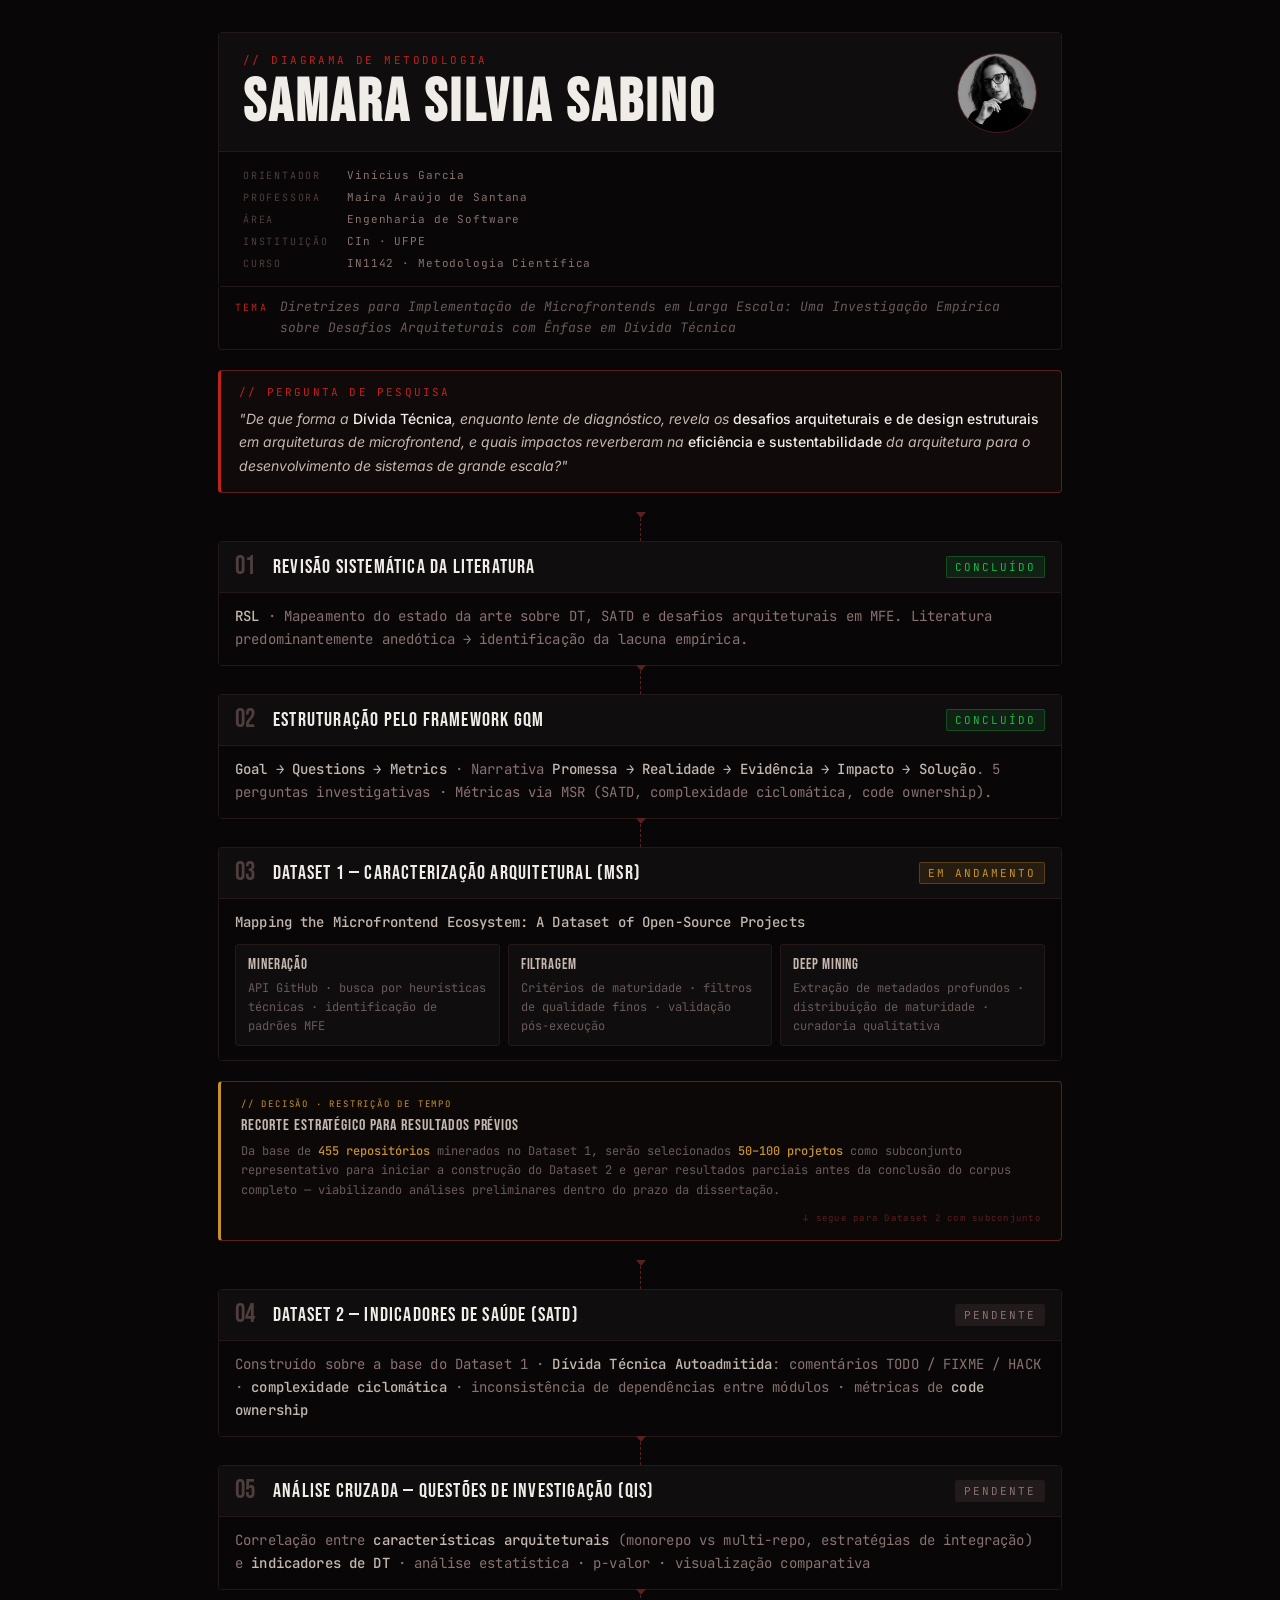
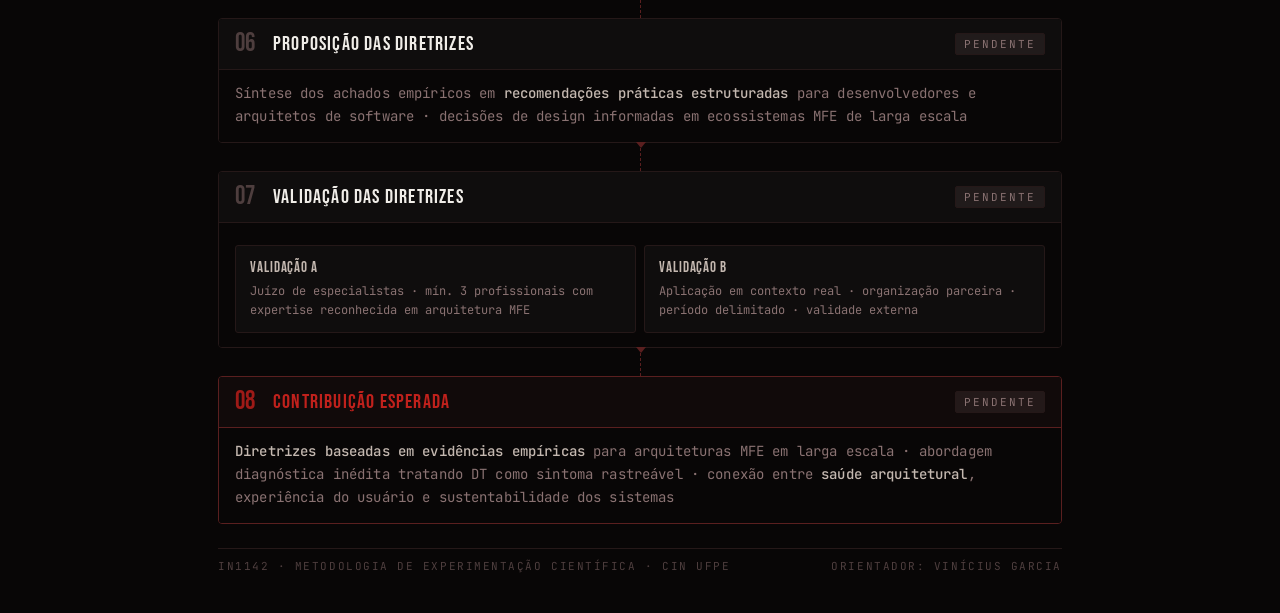
<file: index.html>
<!DOCTYPE html>
<html lang="pt-BR">
<head>
  <meta charset="UTF-8">
  <meta name="viewport" content="width=device-width, initial-scale=1.0">
  <title>Diagrama de Metodologia — Samara Sabino</title>
  <link rel="stylesheet" href="style.css">
</head>
<body>

<div class="diag-root">

  <!-- HEADER -->
  <div class="header-wrap">
    <div class="header-top-row">
      <div class="header-top-left">
        <div class="header-eyebrow">// Diagrama de Metodologia</div>
        <h1 class="header-title">Samara Silvia Sabino</h1>
      </div>
      <img class="avatar" src="avatar-samara.jpg" alt="Samara Silvia Sabino">
    </div>
    <div class="header-bottom-row">
      <div class="header-meta-block">
        <div class="header-meta-row">
          <span class="header-meta-label">Orientador</span>
          <span class="header-meta-value">Vinícius Garcia</span>
        </div>
        <div class="header-meta-row">
          <span class="header-meta-label">Professora</span>
          <span class="header-meta-value">Maíra Araújo de Santana</span>
        </div>
        <div class="header-meta-row">
          <span class="header-meta-label">Área</span>
          <span class="header-meta-value">Engenharia de Software</span>
        </div>
        <div class="header-meta-row">
          <span class="header-meta-label">Instituição</span>
          <span class="header-meta-value">CIn · UFPE</span>
        </div>
        <div class="header-meta-row">
          <span class="header-meta-label">Curso</span>
          <span class="header-meta-value">IN1142 · Metodologia Científica</span>
        </div>
      </div>
    </div>
  </div>
  <div class="header-theme">
    <span class="header-theme-label">Tema</span>
    Diretrizes para Implementação de Microfrontends em Larga Escala: Uma Investigação Empírica sobre Desafios Arquiteturais com Ênfase em Dívida Técnica
  </div>

  <!-- PERGUNTA DE PESQUISA -->
  <div class="rq-box">
    <div class="rq-label">// Pergunta de pesquisa</div>
    <div class="rq-text">
      "De que forma a <em>Dívida Técnica</em>, enquanto lente de diagnóstico, revela os
      <em>desafios arquiteturais e de design estruturais</em> em arquiteturas de microfrontend,
      e quais impactos reverberam na <em>eficiência e sustentabilidade</em> da arquitetura
      para o desenvolvimento de sistemas de grande escala?"
    </div>
  </div>

  <div class="connector"><div class="connector-arrow"></div></div>

  <!-- FASE 1: RSL -->
  <div class="phase-block" onclick="sendPrompt('Me explique a revisão sistemática da literatura desta pesquisa sobre microfrontends')">
    <div class="phase-header">
      <div class="phase-num">01</div>
      <div class="phase-title">Revisão Sistemática da Literatura</div>
      <span class="badge badge-done">Concluído</span>
    </div>
    <div class="phase-body">
      <div class="phase-desc">
        <strong>RSL</strong> · Mapeamento do estado da arte sobre DT, SATD e desafios arquiteturais em MFE.
        Literatura predominantemente anedótica → identificação da lacuna empírica.
      </div>
    </div>
  </div>

  <div class="connector"><div class="connector-arrow"></div></div>

  <!-- FASE 2: GQM -->
  <div class="phase-block" onclick="sendPrompt('Me explique o framework GQM desta pesquisa')">
    <div class="phase-header">
      <div class="phase-num">02</div>
      <div class="phase-title">Estruturação pelo Framework GQM</div>
      <span class="badge badge-done">Concluído</span>
    </div>
    <div class="phase-body">
      <div class="phase-desc">
        <strong>Goal → Questions → Metrics</strong> · Narrativa
        <strong>Promessa → Realidade → Evidência → Impacto → Solução</strong>.
        5 perguntas investigativas · Métricas via MSR (SATD, complexidade ciclomática, code ownership).
      </div>
    </div>
  </div>

  <div class="connector"><div class="connector-arrow"></div></div>

  <!-- ═══════════════════════════════════════════════════════════
       WRAPPER: Fase 3 + Nota de Decisão (aside) + Connector saída
       A linha vertical passa pelo centro da coluna esquerda (54%)
       A nota flutua à direita via position:absolute
  ════════════════════════════════════════════════════════════════ -->
  <div class="step3-wrap">

    <!-- FASE 3: DATASET 1 -->
    <div class="phase-block" onclick="sendPrompt('Como foi construído o Dataset 1 de caracterização arquitetural de projetos MFE?')">
      <div class="phase-header">
        <div class="phase-num">03</div>
        <div class="phase-title">Dataset 1 — Caracterização Arquitetural (MSR)</div>
        <span class="badge badge-wip">Em andamento</span>
      </div>
      <div class="phase-body">
        <div class="phase-desc"><strong>Mapping the Microfrontend Ecosystem: A Dataset of Open-Source Projects</strong></div>
        <div class="sub-grid">
          <div class="sub-block" onclick="event.stopPropagation(); sendPrompt('Como foi feita a mineração via API do GitHub para encontrar projetos MFE?')">
            <div class="sub-block-title">Mineração</div>
            <div class="sub-block-desc">API GitHub · busca por heurísticas técnicas · identificação de padrões MFE</div>
          </div>
          <div class="sub-block" onclick="event.stopPropagation(); sendPrompt('Quais filtros de maturidade e qualidade foram aplicados no dataset?')">
            <div class="sub-block-title">Filtragem</div>
            <div class="sub-block-desc">Critérios de maturidade · filtros de qualidade finos · validação pós-execução</div>
          </div>
          <div class="sub-block" onclick="event.stopPropagation(); sendPrompt('O que é o deep mining de metadados e a curadoria qualitativa desta pesquisa?')">
            <div class="sub-block-title">Deep Mining</div>
            <div class="sub-block-desc">Extração de metadados profundos · distribuição de maturidade · curadoria qualitativa</div>
          </div>
        </div>
      </div>
    </div>

    <!-- NOTA DE DECISÃO — aside direito, fora do fluxo -->
    <div class="decision-note">
      <div class="decision-label">// decisão · restrição de tempo</div>
      <div class="decision-title">Recorte Estratégico para Resultados Prévios</div>
      <div class="decision-desc">
        Da base de <strong>455 repositórios</strong> minerados no Dataset 1,
        serão selecionados <strong>50–100 projetos</strong> como subconjunto representativo
        para iniciar a construção do Dataset 2 e gerar resultados parciais antes da conclusão
        do corpus completo — viabilizando análises preliminares dentro do prazo da dissertação.
      </div>
      <div class="decision-arrow-label">↓ segue para Dataset 2 com subconjunto</div>
    </div>

    <!-- Connector de saída — pertence ao fluxo, fica na coluna esquerda -->
    <div class="connector step3-connector-out"><div class="connector-arrow"></div></div>

  </div>
  <!-- FIM step3-wrap -->

  <!-- FASE 4: DATASET 2 -->
  <div class="phase-block" onclick="sendPrompt('Como será construído o Dataset 2 de análise de SATD nos repositórios MFE?')">
    <div class="phase-header">
      <div class="phase-num">04</div>
      <div class="phase-title">Dataset 2 — Indicadores de Saúde (SATD)</div>
      <span class="badge badge-pend">Pendente</span>
    </div>
    <div class="phase-body">
      <div class="phase-desc">
        Construído sobre a base do Dataset 1 ·
        <strong>Dívida Técnica Autoadmitida</strong>: comentários TODO / FIXME / HACK ·
        <strong>complexidade ciclomática</strong> · inconsistência de dependências entre módulos ·
        métricas de <strong>code ownership</strong>
      </div>
    </div>
  </div>

  <div class="connector"><div class="connector-arrow"></div></div>

  <!-- FASE 5: QIS -->
  <div class="phase-block" onclick="sendPrompt('Quais são as questões de investigação secundárias e como será feita a análise cruzada?')">
    <div class="phase-header">
      <div class="phase-num">05</div>
      <div class="phase-title">Análise Cruzada — Questões de Investigação (QIS)</div>
      <span class="badge badge-pend">Pendente</span>
    </div>
    <div class="phase-body">
      <div class="phase-desc">
        Correlação entre <strong>características arquiteturais</strong> (monorepo vs multi-repo, estratégias de integração)
        e <strong>indicadores de DT</strong> · análise estatística · p-valor · visualização comparativa
      </div>
    </div>
  </div>

  <div class="connector"><div class="connector-arrow"></div></div>

  <!-- FASE 6: DIRETRIZES -->
  <div class="phase-block" onclick="sendPrompt('Como serão propostas as diretrizes para implementação de microfrontends em larga escala?')">
    <div class="phase-header">
      <div class="phase-num">06</div>
      <div class="phase-title">Proposição das Diretrizes</div>
      <span class="badge badge-pend">Pendente</span>
    </div>
    <div class="phase-body">
      <div class="phase-desc">
        Síntese dos achados empíricos em <strong>recomendações práticas estruturadas</strong> para
        desenvolvedores e arquitetos de software · decisões de design informadas em ecossistemas MFE de larga escala
      </div>
    </div>
  </div>

  <div class="connector"><div class="connector-arrow"></div></div>

  <!-- FASE 7: VALIDAÇÃO -->
  <div class="phase-block" onclick="sendPrompt('Quais são as duas estratégias de validação das diretrizes desta pesquisa?')">
    <div class="phase-header">
      <div class="phase-num">07</div>
      <div class="phase-title">Validação das Diretrizes</div>
      <span class="badge badge-pend">Pendente</span>
    </div>
    <div class="phase-body">
      <div class="val-grid">
        <div class="val-block" onclick="event.stopPropagation(); sendPrompt('Como funciona a validação por juízo de especialistas em arquitetura de software?')">
          <div class="val-block-title">Validação A</div>
          <div class="val-block-desc">Juízo de especialistas · mín. 3 profissionais com expertise reconhecida em arquitetura MFE</div>
        </div>
        <div class="val-block" onclick="event.stopPropagation(); sendPrompt('Como funcionaria a validação das diretrizes em uma organização parceira?')">
          <div class="val-block-title">Validação B</div>
          <div class="val-block-desc">Aplicação em contexto real · organização parceira · período delimitado · validade externa</div>
        </div>
      </div>
    </div>
  </div>

  <div class="connector"><div class="connector-arrow"></div></div>

  <!-- FASE 8: CONTRIBUIÇÃO -->
  <div class="phase-block final" onclick="sendPrompt('Qual é a contribuição esperada desta dissertação sobre microfrontends e dívida técnica?')">
    <div class="phase-header">
      <div class="phase-num">08</div>
      <div class="phase-title">Contribuição Esperada</div>
      <span class="badge badge-pend">Pendente</span>
    </div>
    <div class="phase-body">
      <div class="phase-desc">
        <strong>Diretrizes baseadas em evidências empíricas</strong> para arquiteturas MFE em larga escala ·
        abordagem diagnóstica inédita tratando DT como sintoma rastreável ·
        conexão entre <strong>saúde arquitetural</strong>, experiência do usuário e sustentabilidade dos sistemas
      </div>
    </div>
  </div>

  <!-- RODAPÉ -->
  <div class="footer">
    <span>IN1142 · Metodologia de Experimentação Científica · CIn UFPE</span>
    <span>Orientador: Vinícius Garcia</span>
  </div>

</div>

</body>
</html>
</file>
<file: style.css>
@import url('https://fonts.googleapis.com/css2?family=Bebas+Neue&family=Inter:wght@400;500;600&family=JetBrains+Mono:wght@400;500&display=swap');

/* ── RESET & BASE ── */
*, *::before, *::after {
  box-sizing: border-box;
}

html, body {
  margin: 0;
  padding: 0;
  background: #080606;
  color: #F0EDE8;
  font-family: 'Inter', sans-serif;
  min-height: 100%;
}

/* ── ROOT ── */
.diag-root {
  background: #080606;
  color: #F0EDE8;
  font-family: 'Inter', sans-serif;
  padding: 32px 28px 40px;
  min-height: 100vh;
  box-sizing: border-box;
  position: relative;
  /* Voltamos pro modo tudo centralizado com limite de 900px */
  max-width: 900px;
  margin: 0 auto; 
}

/* scanlines */
.diag-root::before {
  content: '';
  position: fixed;
  inset: 0;
  pointer-events: none;
  background: repeating-linear-gradient(
    0deg,
    transparent,
    transparent 3px,
    rgba(0,0,0,0.04) 3px,
    rgba(0,0,0,0.04) 4px
  );
  z-index: 0;
}

* {
  position: relative;
  z-index: 1;
}

/* ── HEADER ── */
.header-wrap {
  border: 1px solid #251818;
  border-radius: 4px;
  overflow: hidden;
  margin-bottom: 0;
}

.header-top-row {
  padding: 20px 24px 18px;
  background: #0f0d0d;
  border-bottom: 1px solid #251818;
  display: flex;
  align-items: center;
  justify-content: space-between;
  gap: 16px;
}

.header-top-left {
  flex: 1;
  min-width: 0;
}

.header-eyebrow {
  font-family: 'JetBrains Mono', monospace;
  font-size: clamp(9px, 1.2vw, 11px);
  letter-spacing: 0.22em;
  text-transform: uppercase;
  color: #C0211C;
  margin-bottom: 6px;
}

.header-title {
  font-family: 'Bebas Neue', Impact, sans-serif;
  font-size: clamp(38px, 7vw, 60px);
  letter-spacing: 0.05em;
  color: #F0EDE8;
  line-height: 1;
  margin: 0;
}

.header-bottom-row {
  display: flex;
  align-items: center;
  gap: 20px;
  padding: 16px 24px;
  background: #080606;
}

.avatar {
  width: 80px;
  height: 80px;
  border-radius: 50%;
  object-fit: cover;
  border: 1px solid #5a1f1f;
  filter: grayscale(20%) contrast(1.05);
  flex-shrink: 0;
  align-self: center;
}

.header-meta-block {
  display: flex;
  flex-direction: column;
  gap: 8px;
}

.header-meta-row {
  display: flex;
  align-items: baseline;
  gap: 16px;
}

.header-meta-label {
  font-family: 'JetBrains Mono', monospace;
  font-size: clamp(8px, 1.1vw, 10px);
  letter-spacing: 0.18em;
  text-transform: uppercase;
  color: #4e3e3e;
  flex-shrink: 0;
  width: 88px;
}

.header-meta-value {
  font-family: 'JetBrains Mono', monospace;
  font-size: clamp(9px, 1.3vw, 11px);
  letter-spacing: 0.08em;
  color: #8a7272;
}

.header-theme {
  font-size: clamp(11px, 1.6vw, 13px);
  color: #6a5a5a;
  font-family: 'JetBrains Mono', monospace;
  font-style: italic;
  line-height: 1.6;
  padding: 10px 16px;
  border: 1px solid #251818;
  border-top: none;
  border-radius: 0 0 4px 4px;
  background: #080606;
  margin-bottom: 20px;
  display: flex;
  gap: 12px;
  align-items: baseline;
}

.header-theme-label {
  font-family: 'JetBrains Mono', monospace;
  font-size: clamp(8px, 1.1vw, 10px);
  letter-spacing: 0.22em;
  text-transform: uppercase;
  color: #C0211C;
  font-style: normal;
  flex-shrink: 0;
}

/* ── PERGUNTA DE PESQUISA ── */
.rq-box {
  border: 1px solid #5a1f1f;
  border-left: 3px solid #C0211C;
  background: #110a0a;
  border-radius: 4px;
  padding: 14px 18px;
  margin-bottom: 20px;
}

.rq-label {
  font-family: 'JetBrains Mono', monospace;
  font-size: clamp(9px, 1.3vw, 11px);
  letter-spacing: 0.2em;
  text-transform: uppercase;
  color: #C0211C;
  margin-bottom: 8px;
}

.rq-text {
  font-size: clamp(12px, 1.8vw, 14px);
  color: #C4B8B0;
  line-height: 1.7;
  font-style: italic;
}

.rq-text em {
  color: #F0EDE8;
  font-style: normal;
  font-weight: 500;
}

/* ── CONNECTOR NORMAL (CENTRALIZADO) ── */
.connector {
  display: flex;
  flex-direction: column;
  align-items: center;
  height: 28px;
  margin: 0 auto;
  width: 1px;
  border-left: 1px dashed #5a1f1f;
}

.connector-arrow {
  width: 0;
  height: 0;
  border-left: 5px solid transparent;
  border-right: 5px solid transparent;
  border-top: 6px solid #5a1f1f;
  margin-top: -1px;
}

/* ── BLOCO FASE ── */
.phase-block {
  border: 1px solid #251818;
  border-radius: 4px;
  overflow: hidden;
  margin-bottom: 0;
  transition: border-color 0.15s;
  cursor: pointer;
}

.phase-block:hover { border-color: #5a1f1f; }

.phase-header {
  display: flex;
  align-items: center;
  gap: 10px;
  padding: 12px 16px;
  background: #0f0d0d;
  border-bottom: 1px solid #251818;
  flex-wrap: wrap;
}

.phase-num {
  font-family: 'Bebas Neue', sans-serif;
  font-size: clamp(20px, 3vw, 26px);
  line-height: 1;
  color: #4e3e3e;
  flex-shrink: 0;
  width: 28px;
}

.phase-title {
  font-family: 'Bebas Neue', sans-serif;
  font-size: clamp(16px, 2.5vw, 20px);
  letter-spacing: 0.06em;
  color: #F0EDE8;
  flex: 1;
}

.badge {
  font-family: 'JetBrains Mono', monospace;
  font-size: clamp(9px, 1.2vw, 11px);
  letter-spacing: 0.18em;
  text-transform: uppercase;
  padding: 3px 8px;
  border-radius: 2px;
  flex-shrink: 0;
}

.badge-done { background: rgba(28,184,74,0.12); color: #1CB84A; border: 1px solid rgba(28,184,74,0.3); }
.badge-wip  { background: rgba(200,146,42,0.12); color: #c8922a; border: 1px solid rgba(200,146,42,0.3); }
.badge-pend { background: rgba(78,62,62,0.3);   color: #8a7272; border: 1px solid #251818; }

.phase-body {
  padding: 12px 16px 14px;
  background: #080606;
}

.phase-desc {
  font-size: clamp(12px, 1.7vw, 14px);
  color: #8a7272;
  line-height: 1.65;
  font-family: 'JetBrains Mono', monospace;
  letter-spacing: 0.01em;
}

.phase-desc strong { color: #C4B8B0; font-weight: 500; }

/* ── SUB-BLOCOS DATASET ── */
.sub-grid {
  display: grid;
  grid-template-columns: 1fr 1fr 1fr;
  gap: 8px;
  margin-top: 10px;
}

.sub-block {
  border: 1px solid #251818;
  border-radius: 3px;
  padding: 10px 12px;
  background: #0f0d0d;
  transition: border-color 0.15s;
  cursor: pointer;
}

.sub-block:hover { border-color: #5a1f1f; }

.sub-block-title {
  font-family: 'Bebas Neue', sans-serif;
  font-size: clamp(13px, 1.8vw, 15px);
  letter-spacing: 0.06em;
  color: #C4B8B0;
  margin-bottom: 5px;
}

.sub-block-desc {
  font-size: clamp(10px, 1.4vw, 12px);
  color: #6a5a5a;
  font-family: 'JetBrains Mono', monospace;
  line-height: 1.55;
}

/* ── VALIDAÇÃO: 2 COLUNAS ── */
.val-grid {
  display: grid;
  grid-template-columns: 1fr 1fr;
  gap: 8px;
  margin-top: 10px;
}

.val-block {
  border: 1px solid #251818;
  border-radius: 3px;
  padding: 12px 14px;
  background: #0f0d0d;
  cursor: pointer;
  transition: border-color 0.15s;
}

.val-block:hover { border-color: #5a1f1f; }

.val-block-title {
  font-family: 'Bebas Neue', sans-serif;
  font-size: clamp(13px, 1.8vw, 15px);
  letter-spacing: 0.06em;
  color: #C4B8B0;
  margin-bottom: 5px;
}

.val-block-desc {
  font-size: clamp(10px, 1.4vw, 12px);
  color: #8a7272;
  font-family: 'JetBrains Mono', monospace;
  line-height: 1.55;
}

/* ── CONTRIBUIÇÃO FINAL ── */
.phase-block.final { border-color: #5a1f1f; }
.phase-block.final .phase-header { background: #110a0a; border-bottom-color: #5a1f1f; }
.phase-block.final .phase-num   { color: #9E1A17; }
.phase-block.final .phase-title { color: #C0211C; }

/* ── RODAPÉ ── */
.footer {
  margin-top: 24px;
  border-top: 1px solid #251818;
  padding-top: 10px;
  font-family: 'JetBrains Mono', monospace;
  font-size: clamp(9px, 1.3vw, 11px);
  letter-spacing: 0.14em;
  text-transform: uppercase;
  color: #4e3e3e;
  display: flex;
  justify-content: space-between;
  flex-wrap: wrap;
  gap: 8px;
}

/* ── WRAPPER FASE 03 + NOTA DE DECISÃO (TUDO CENTRALIZADO NO FLUXO) ── */
.step3-wrap {
  display: flex;
  flex-direction: column;
  gap: 20px; /* Cria aquele espaço perfeito entre a Fase 03 e a Nota */
  width: 100%;
}

.decision-note {
  position: relative;
  width: 100%; /* Ocupa toda a largura do centro, igual as fases */
  border: 1px solid #5a1f1f;
  border-left: 3px solid #c8922a;
  border-radius: 4px;
  background: #0c0808;
  padding: 16px 20px;
}

.decision-label {
  font-family: 'JetBrains Mono', monospace;
  font-size: 9px;
  letter-spacing: 0.2em;
  text-transform: uppercase;
  color: #c8922a;
  margin-bottom: 6px;
}

.decision-title {
  font-family: 'Bebas Neue', sans-serif;
  font-size: clamp(14px, 2vw, 16px);
  letter-spacing: 0.06em;
  color: #C4B8B0;
  margin-bottom: 7px;
}

.decision-desc {
  font-family: 'JetBrains Mono', monospace;
  font-size: clamp(10px, 1.4vw, 12px);
  color: #6a5a5a;
  line-height: 1.6;
}

.decision-desc strong {
  color: #c8922a;
  font-weight: 500;
}

.decision-arrow-label {
  font-family: 'JetBrains Mono', monospace;
  font-size: 9px;
  letter-spacing: 0.14em;
  color: #5a1f1f;
  margin-top: 12px;
  text-align: right;
}

/* ── RESPONSIVO ── */
@media (max-width: 600px) {
  .diag-root {
    padding: 20px 16px 32px;
  }

  .header-top-row {
    flex-direction: column-reverse;
    align-items: flex-start;
    gap: 12px;
  }

  .header-theme {
    flex-direction: column;
    gap: 4px;
  }

  .val-grid {
    grid-template-columns: 1fr;
  }

  .footer {
    flex-direction: column;
    gap: 4px;
  }
}

@media (min-width: 601px) and (max-width: 800px) {
  .sub-grid {
    grid-template-columns: 1fr 1fr;
  }
}

/* ── HACK PARA IMPRESSÃO EM PDF PERFEITA (CHROME/EDGE) ── */
@media print {
  @page {
    size: 250mm 700mm; /* Força o navegador a criar uma página GIGANTE e única, sem quebras! */
    margin: 0; /* Remove bordas brancas */
  }
  
  body, html {
    background: #080606 !important;
    -webkit-print-color-adjust: exact !important; /* Força a imprimir as cores de fundo */
    print-color-adjust: exact !important;
  }
  
  /* Garante que nenhum bloco seja cortado no meio caso a altura não seja suficiente */
  .phase-block, .rq-box, .decision-note {
    page-break-inside: avoid;
    break-inside: avoid;
  }
}
</file>
